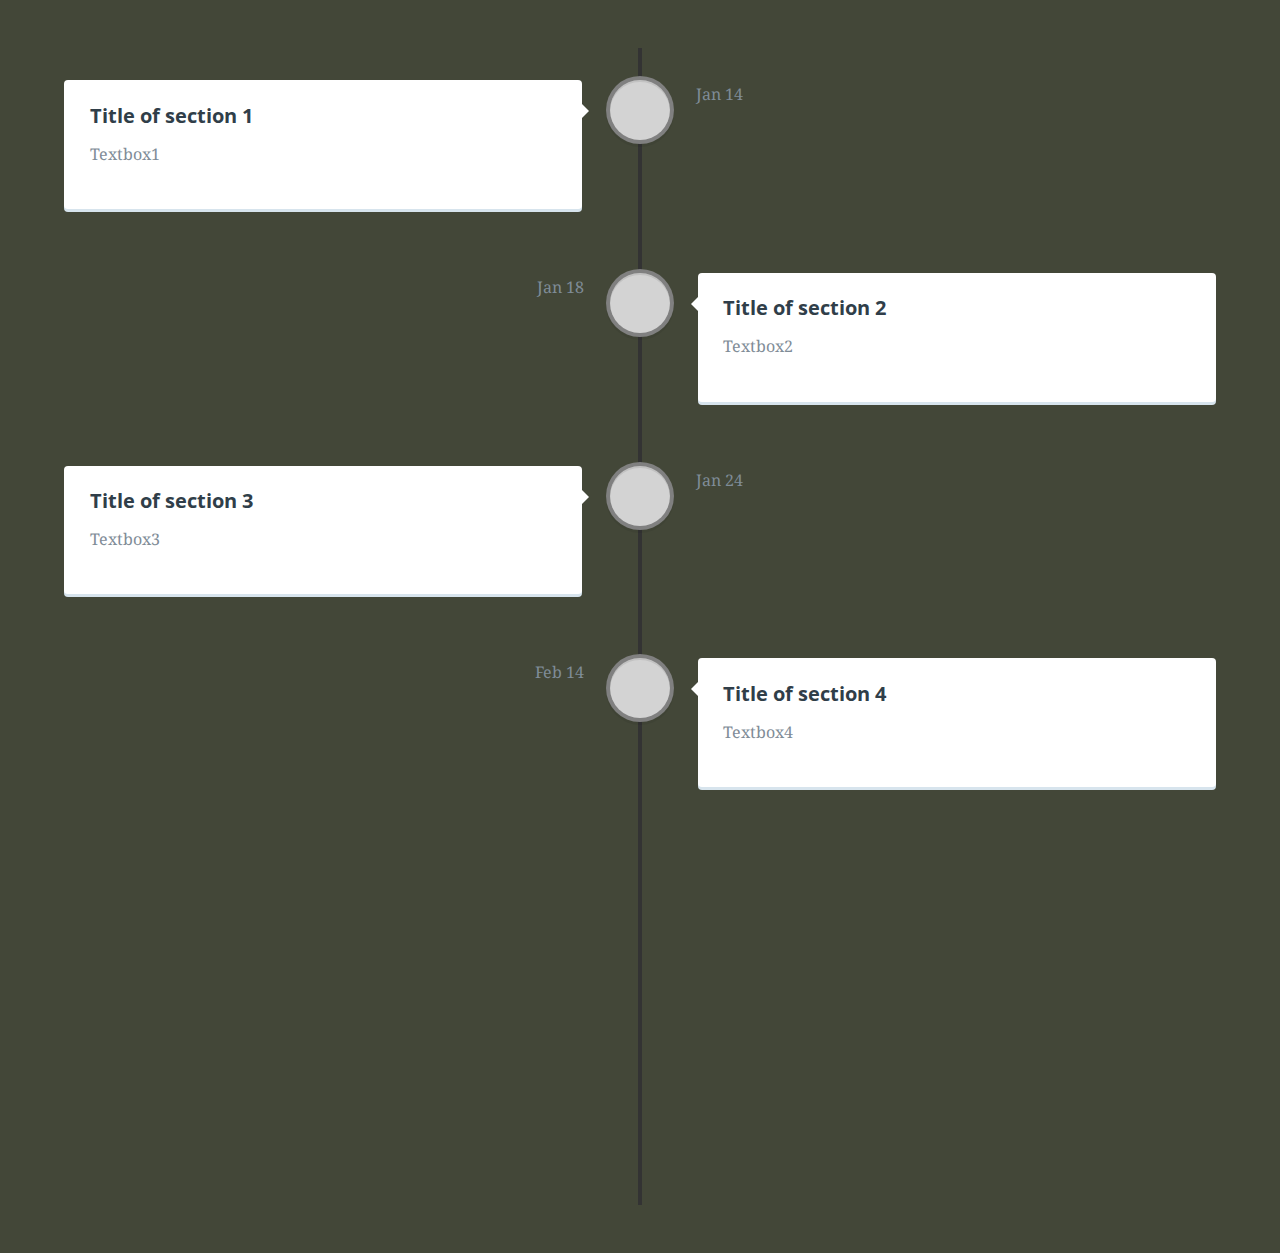
<file: bounce/index.html>
<!doctype html>


	<link href='http://fonts.googleapis.com/css?family=Droid+Serif|Open+Sans:400,700' rel='stylesheet' type='text/css'>

	<link rel="stylesheet" href="css/reset.css">
	<link rel="stylesheet" href="css/style.css">
<script src="js/animate.js"></script>
<body>

  <section id="cd-timeline" class="cd-container">
		<div class="cd-timeline-block">
			<div class="cd-timeline-img cd-picture">
			</div>

			<div class="cd-timeline-content">
				<h2>Title of section 1</h2>
				<p>Textbox1</p>
				<span class="cd-date">Jan 14</span>
			</div>
		</div>

		<div class="cd-timeline-block">
			<div class="cd-timeline-img">
			</div>

			<div class="cd-timeline-content">
				<h2>Title of section 2</h2>
				<p>Textbox2</p>
				<span class="cd-date">Jan 18</span>
			</div>
		</div>

		<div class="cd-timeline-block">
			<div class="cd-timeline-img">
			</div>

			<div class="cd-timeline-content">
				<h2>Title of section 3</h2>
				<p>Textbox3</p>
				<span class="cd-date">Jan 24</span>
			</div>
		</div>

		<div class="cd-timeline-block">
			<div class="cd-timeline-img">
			</div>
			<div class="cd-timeline-content">
				<h2>Title of section 4</h2>
				<p>Textbox4</p>
				<span class="cd-date">Feb 14</span>
			</div>
		</div>

		<div class="cd-timeline-block">
			<div class="cd-timeline-img">
			</div>
			<div class="cd-timeline-content">
				<h2>Title of section 5</h2>
				<p>Textbox5</p>

				<span class="cd-date">Feb 18</span>
			</div>
		</div>

		<div class="cd-timeline-block">
			<div class="cd-timeline-img">
			</div>

			<div class="cd-timeline-content">
				<h2>Final Section</h2>
				<p>Textbox6</p>
				<span class="cd-date">Feb 26</span>
			</div>
		</div>
	</section>
<script src="http://ajax.googleapis.com/ajax/libs/jquery/1.11.0/jquery.min.js"></script>
<script src="js/main.js"></script>


</body>
</html>
</file>
<file: bounce/css/style.css>
html * {
  -webkit-font-smoothing: antialiased;
  -moz-osx-font-smoothing: grayscale;
}

*, *:after, *:before {
  -webkit-box-sizing: border-box;
  -moz-box-sizing: border-box;
  box-sizing: border-box;
}

body {
  font-size: 100%;
  font-family: "Droid Serif", serif;
  color: #7f8c97;
/* Textbox subtext color */

  background-image: url("https://wallpaperscraft.com/image/background_faded_stains_light_47125_3840x2400.jpg");
/* Background image of body*/

  background-color: #434738;
/* Background color of body */

}

img {
  max-width: 100%;
}

h1, h2 {
  font-family: "Open Sans", sans-serif;
  font-weight: bold;
}


.cd-container {
  width: 90%;
  max-width: 1170px;
  margin: 0 auto;
}
.cd-container::after {

  content: '';
  display: table;
  clear: both;
}

header h1 {
  color: white;
  font-size: 18px;
  font-size: 1.125rem;
}
@media only screen and (min-width: 1170px) {
  header {
    height: 300px;
    line-height: 300px;
  }
  header h1 {
    font-size: 24px;
    font-size: 1.5rem;
  }
}

#cd-timeline {
  position: relative;
  padding: 2em 0;
  margin-top: 2em;
  margin-bottom: 2em;
}
#cd-timeline::before {

  content: '';
  position: absolute;
  top: 0;
  left: 18px;
  height: 100%;
  width: 4px;
  background: #333;
/* Color of the vertical line! */
}

@media only screen and (min-width: 1170px) {
  #cd-timeline {
    margin-top: 3em;
    margin-bottom: 3em;
  }
  #cd-timeline::before {
    left: 50%;
    margin-left: -2px;
  }
}

.cd-timeline-block {
  position: relative;
  margin: 2em 0;
}
.cd-timeline-block:after {
  content: "";
  display: table;
  clear: both;
}
.cd-timeline-block:first-child {
  margin-top: 0;
}
.cd-timeline-block:last-child {
  margin-bottom: 0;
}
@media only screen and (min-width: 1170px) {
  .cd-timeline-block {
    margin: 4em 0;
  }
  .cd-timeline-block:first-child {
    margin-top: 0;
  }
  .cd-timeline-block:last-child {
    margin-bottom: 0;
  }
}

.cd-timeline-img {
  position: absolute;
  top: 0;
  left: 0;
  width: 40px;
  height: 40px;
  border-radius: 50%;
  box-shadow: 0 0 0 4px grey, inset 0 2px 0 rgba(0, 0, 0, 0.08), 0 3px 0 4px rgba(0, 0, 0, 0.05);
/* Circle border color */
}
.cd-timeline-img img {
  display: block;
  width: 24px;
  height: 24px;
  position: relative;
  left: 50%;
  top: 50%;
  margin-left: -12px;
  margin-top: -12px;
}
.cd-timeline-img {
  background: lightgrey;
/* Circle inside color */
}

@media only screen and (min-width: 1170px) {
  .cd-timeline-img {
    width: 60px;
    height: 60px;
    left: 50%;
    margin-left: -30px;

    -webkit-transform: translateZ(0);
    -webkit-backface-visibility: hidden;
  }
  .cssanimations .cd-timeline-img.is-hidden {
    visibility: hidden;
  }
  .cssanimations .cd-timeline-img.bounce-in {
    visibility: visible;
    -webkit-animation: cd-bounce-1 0.6s;
    -moz-animation: cd-bounce-1 0.6s;
    animation: cd-bounce-1 0.6s;
  }
}

@-webkit-keyframes cd-bounce-1 {
  0% {
    opacity: 0;
    -webkit-transform: scale(0.5);
  }

  60% {
    opacity: 1;
    -webkit-transform: scale(1.2);
  }

  100% {
    -webkit-transform: scale(1);
  }
}
@-moz-keyframes cd-bounce-1 {
  0% {
    opacity: 0;
    -moz-transform: scale(0.5);
  }

  60% {
    opacity: 1;
    -moz-transform: scale(1.2);
  }

  100% {
    -moz-transform: scale(1);
  }
}
@keyframes cd-bounce-1 {
  0% {
    opacity: 0;
    -webkit-transform: scale(0.5);
    -moz-transform: scale(0.5);
    -ms-transform: scale(0.5);
    -o-transform: scale(0.5);
    transform: scale(0.5);
  }

  60% {
    opacity: 1;
    -webkit-transform: scale(1.2);
    -moz-transform: scale(1.2);
    -ms-transform: scale(1.2);
    -o-transform: scale(1.2);
    transform: scale(1.2);
  }

  100% {
    -webkit-transform: scale(1);
    -moz-transform: scale(1);
    -ms-transform: scale(1);
    -o-transform: scale(1);
    transform: scale(1);
  }
}
.cd-timeline-content {
  position: relative;
  margin-left: 60px;
  background: white;
  border-radius: 0.25em;
  padding: 1em;
  box-shadow: 0 3px 0 #d7e4ed;
/* Textbox shadow color */
}
.cd-timeline-content:after {
  content: "";
  display: table;
  clear: both;
}
.cd-timeline-content h2 {
  color: #303e49;
/* Textbox heading color */
}
.cd-timeline-content p, .cd-timeline-content .cd-read-more, .cd-timeline-content .cd-date {
  font-size: 13px;
  font-size: 0.8125rem;
}

.cd-timeline-content p {
  margin: 1em 0;
  line-height: 1.6;
}

.cd-timeline-content::before {
  content: '';
  position: absolute;
  top: 16px;
  right: 100%;
  height: 0;
  width: 0;
  border: 7px solid transparent;
  border-right: 7px solid white;
}
@media only screen and (min-width: 768px) {
  .cd-timeline-content h2 {
    font-size: 20px;
    font-size: 1.25rem;
  }
  .cd-timeline-content p {
    font-size: 16px;
    font-size: 1rem;
  }
  .cd-timeline-content .cd-read-more, .cd-timeline-content .cd-date {
    font-size: 14px;
    font-size: 0.875rem;
  }
}
@media only screen and (min-width: 1170px) {
  .cd-timeline-content {
    margin-left: 0;
    padding: 1.6em;
    width: 45%;
  }
  .cd-timeline-content::before {
    top: 24px;
    left: 100%;
    border-color: transparent;
    border-left-color: white;
  }
  .cd-timeline-content .cd-read-more {
    float: left;
  }
  .cd-timeline-content .cd-date {
    position: absolute;
    width: 100%;
    left: 122%;
    top: 6px;
    font-size: 16px;
    font-size: 1rem;
  }
  .cd-timeline-block:nth-child(even) .cd-timeline-content {
    float: right;
  }
  .cd-timeline-block:nth-child(even) .cd-timeline-content::before {
    top: 24px;
    left: auto;
    right: 100%;
    border-color: transparent;
    border-right-color: white;
  }
  .cd-timeline-block:nth-child(even) .cd-timeline-content .cd-read-more {
    float: right;
  }
  .cd-timeline-block:nth-child(even) .cd-timeline-content .cd-date {
    left: auto;
    right: 122%;
    text-align: right;
  }
  .cssanimations .cd-timeline-content.is-hidden {
    visibility: hidden;
  }
  .cssanimations .cd-timeline-content.bounce-in {
    visibility: visible;
    -webkit-animation: cd-bounce-2 0.6s;
    -moz-animation: cd-bounce-2 0.6s;
    animation: cd-bounce-2 0.6s;
  }
}

@media only screen and (min-width: 1170px) {

  .cssanimations .cd-timeline-block:nth-child(even) .cd-timeline-content.bounce-in {
    -webkit-animation: cd-bounce-2-inverse 0.6s;
    -moz-animation: cd-bounce-2-inverse 0.6s;
    animation: cd-bounce-2-inverse 0.6s;
  }
}
@-webkit-keyframes cd-bounce-2 {
  0% {
    opacity: 0;
    -webkit-transform: translateX(-100px);
  }

  60% {
    opacity: 1;
    -webkit-transform: translateX(20px);
  }

  100% {
    -webkit-transform: translateX(0);
  }
}
@-moz-keyframes cd-bounce-2 {
  0% {
    opacity: 0;
    -moz-transform: translateX(-100px);
  }

  60% {
    opacity: 1;
    -moz-transform: translateX(20px);
  }

  100% {
    -moz-transform: translateX(0);
  }
}
@keyframes cd-bounce-2 {
  0% {
    opacity: 0;
    -webkit-transform: translateX(-100px);
    -moz-transform: translateX(-100px);
    -ms-transform: translateX(-100px);
    -o-transform: translateX(-100px);
    transform: translateX(-100px);
  }

  60% {
    opacity: 1;
    -webkit-transform: translateX(20px);
    -moz-transform: translateX(20px);
    -ms-transform: translateX(20px);
    -o-transform: translateX(20px);
    transform: translateX(20px);
  }

  100% {
    -webkit-transform: translateX(0);
    -moz-transform: translateX(0);
    -ms-transform: translateX(0);
    -o-transform: translateX(0);
    transform: translateX(0);
  }
}
@-webkit-keyframes cd-bounce-2-inverse {
  0% {
    opacity: 0;
    -webkit-transform: translateX(100px);
  }

  60% {
    opacity: 1;
    -webkit-transform: translateX(-20px);
  }

  100% {
    -webkit-transform: translateX(0);
  }
}
@-moz-keyframes cd-bounce-2-inverse {
  0% {
    opacity: 0;
    -moz-transform: translateX(100px);
  }

  60% {
    opacity: 1;
    -moz-transform: translateX(-20px);
  }

  100% {
    -moz-transform: translateX(0);
  }
}
@keyframes cd-bounce-2-inverse {
  0% {
    opacity: 0;
    -webkit-transform: translateX(100px);
    -moz-transform: translateX(100px);
    -ms-transform: translateX(100px);
    -o-transform: translateX(100px);
    transform: translateX(100px);
  }

  60% {
    opacity: 1;
    -webkit-transform: translateX(-20px);
    -moz-transform: translateX(-20px);
    -ms-transform: translateX(-20px);
    -o-transform: translateX(-20px);
    transform: translateX(-20px);
  }

  100% {
    -webkit-transform: translateX(0);
    -moz-transform: translateX(0);
    -ms-transform: translateX(0);
    -o-transform: translateX(0);
    transform: translateX(0);
  }
}
</file>
